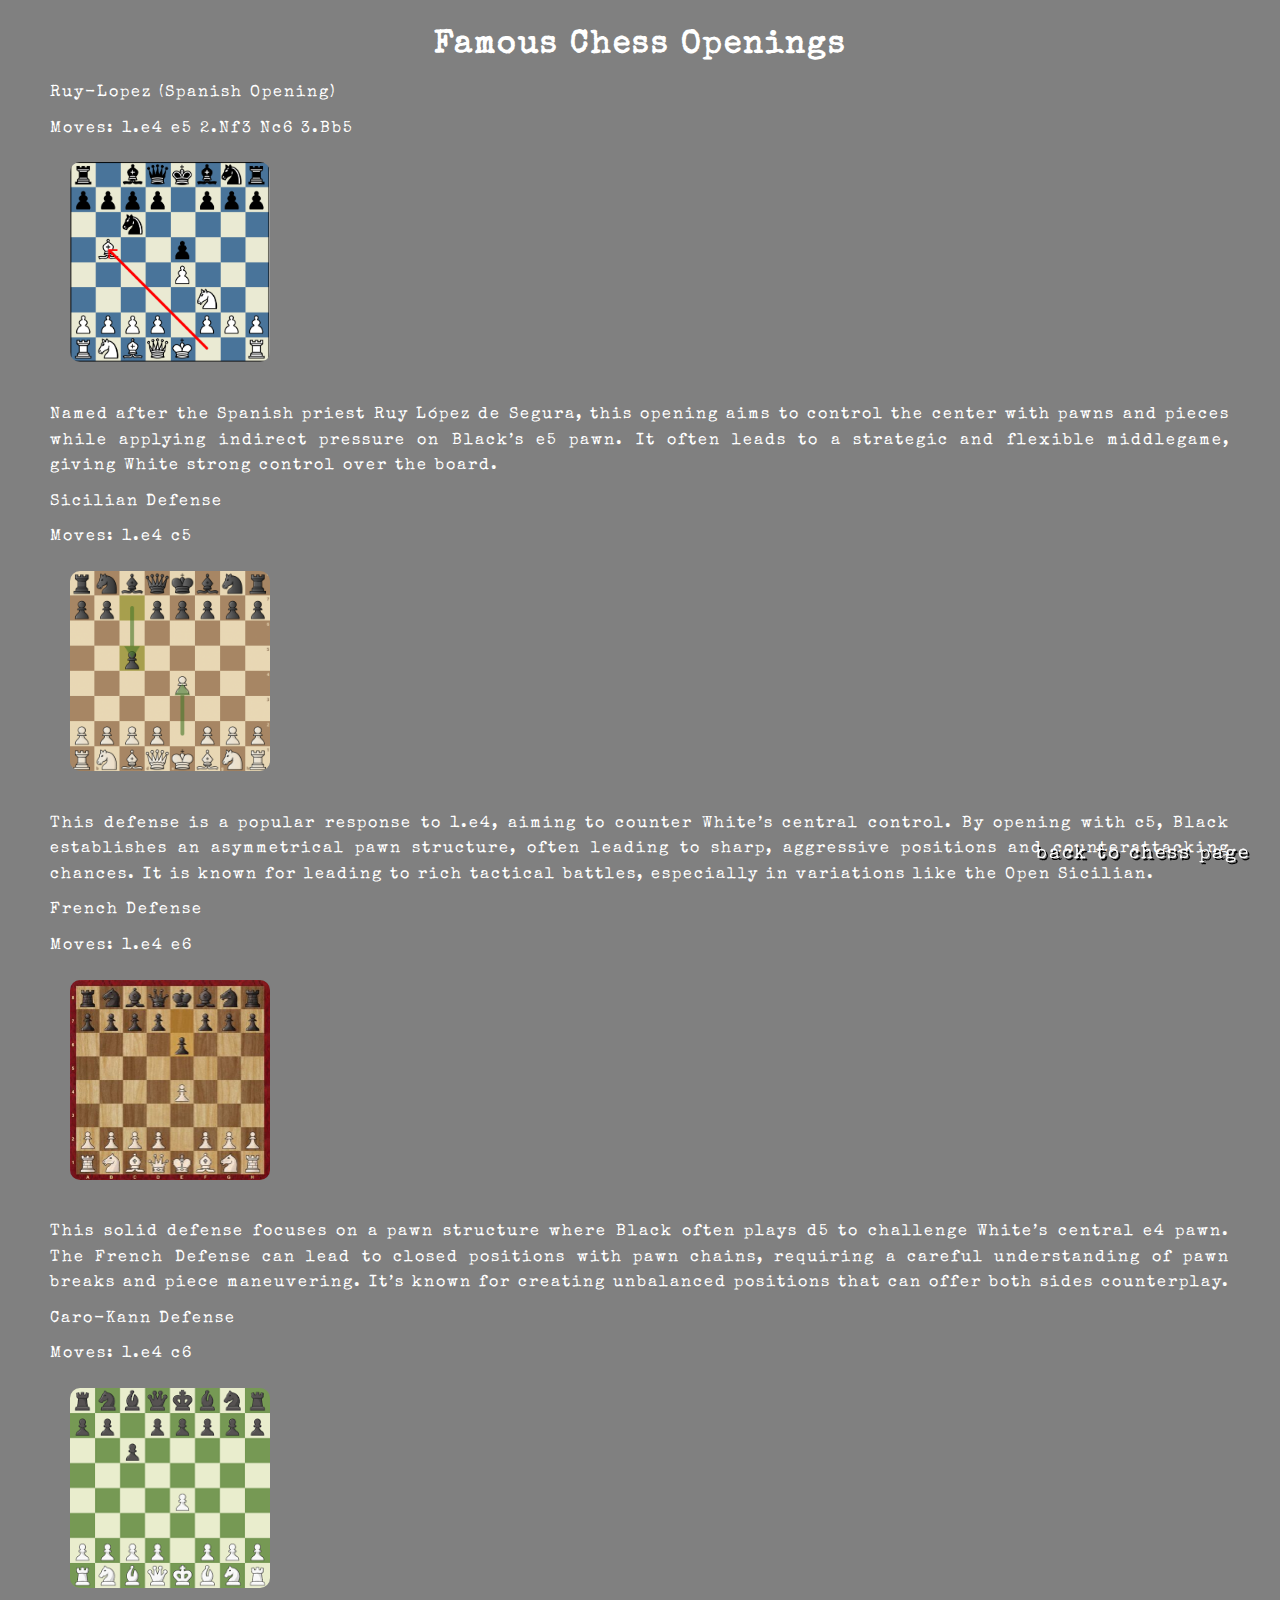
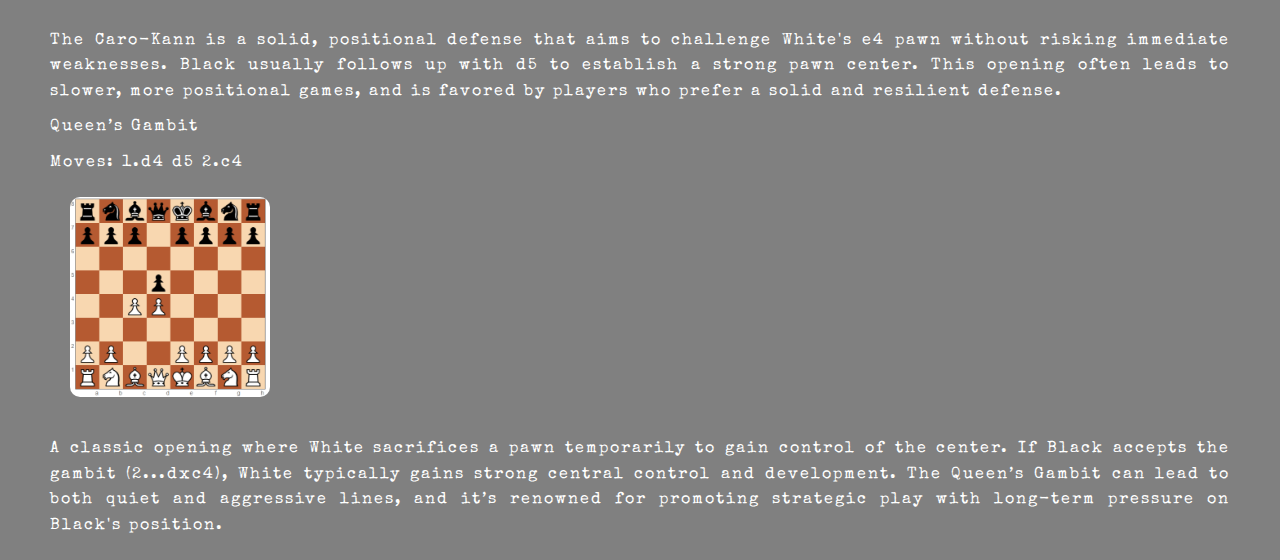
<file: chess-opening.html>
<!DOCTYPE html>
<html lang="en">
  <head>
    <!--google font-->
    <link rel="preconnect" href="https://fonts.googleapis.com" />
    <link rel="preconnect" href="https://fonts.gstatic.com" crossorigin />
    <link
      href="https://fonts.googleapis.com/css2?family=Special+Elite&display=swap"
      rel="stylesheet"
    />
    <meta charset="UTF-8" />
    <meta name="viewport" content="width=device-width, initial-scale=1.0" />
    <title>Famous Chess Openings</title>
    <link rel="stylesheet" href="style.css" />
    <style>
      * {
        font-family: "Special Elite", system-ui;
        margin: 10px;
      }
      .wrapper {
        display: flex;
        flex-direction: column;
        gap: 20px;
      }
      .section {
        display: flex;
        gap: 20px;
        align-items: flex-start;
      }
      .section img {
        max-width: 200px;
        border-radius: 10px;
      }
      .section .content {
        flex: 1;
      }
      .section h2 {
        margin-bottom: 10px;
        margin: 20px;
      }
      .section p {
        text-align: justify;
        margin: 20px;
      }
      h1 {
        text-align: center;
      }
      h2 {
        font-family: "Special Elite", system-ui;
      }
      p .upper {
        margin: 20px;
        right: 10px;
        margin: 20px;
      }
      body {
        background-color: grey;
        color: #fff;
        line-height: 1.6;
        letter-spacing: 2px;
      }
      .title {
        text-shadow: 1px 1px black;
      }
      .margin-20 {
        margin: 20px;
      }
      .text-center {
        text-align: center;
      }
      .justify {
        text-align: justify;
      }
      .back-link {
        position: fixed;
        bottom: 20px; /* Position it 20px from the bottom */
        right: 20px; /* Position it 20px from the right */
        font-size: 1.2rem; /* Adjust font size as needed */
        text-decoration: none;
        color: white;
        text-shadow: 2px 2px black;
      }
      .quote {
        font-size: 1.2rem;
        line-height: 1.6;
        margin: 25px 0; /* Increased margin for more spacing */
        padding: 20px; /* Increased padding for a more spacious feel */
      }
      .quote p {
        margin: 0;
      }
      .image-container img {
        width: 200px; /* Fixed width */
        height: 200px; /* Fixed height */
        object-fit: cover;
        border-radius: 10px;
        margin-top: 10px;
      }
    </style>
  </head>
  <body>
    <div class="container">
      <h1>Famous Chess Openings</h1>

      <div class="opening">
        <div class="opening-title">Ruy-Lopez (Spanish Opening)</div>
        <p class="moves">Moves: 1.e4 e5 2.Nf3 Nc6 3.Bb5</p>
        <div class="image-container">
          <img src="images/ruy-lopez.png" alt="Ruy-Lopez Opening" />
        </div>
        <p class="explanation">
          Named after the Spanish priest Ruy López de Segura, this opening aims
          to control the center with pawns and pieces while applying indirect
          pressure on Black’s e5 pawn. It often leads to a strategic and
          flexible middlegame, giving White strong control over the board.
        </p>
      </div>

      <div class="opening">
        <div class="opening-title">Sicilian Defense</div>
        <p class="moves">Moves: 1.e4 c5</p>
        <div class="image-container">
          <img src="images/sicilian-defense.png" alt="Sicilian Defense" />
        </div>
        <p class="explanation">
          This defense is a popular response to 1.e4, aiming to counter White’s
          central control. By opening with c5, Black establishes an asymmetrical
          pawn structure, often leading to sharp, aggressive positions and
          counterattacking chances. It is known for leading to rich tactical
          battles, especially in variations like the Open Sicilian.
        </p>
      </div>

      <div class="opening">
        <div class="opening-title">French Defense</div>
        <p class="moves">Moves: 1.e4 e6</p>
        <div class="image-container">
          <img src="images/prancis.jpg" alt="French Defense" />
        </div>
        <p class="explanation">
          This solid defense focuses on a pawn structure where Black often plays
          d5 to challenge White’s central e4 pawn. The French Defense can lead
          to closed positions with pawn chains, requiring a careful
          understanding of pawn breaks and piece maneuvering. It’s known for
          creating unbalanced positions that can offer both sides counterplay.
        </p>
      </div>

      <div class="opening">
        <div class="opening-title">Caro-Kann Defense</div>
        <p class="moves">Moves: 1.e4 c6</p>
        <div class="image-container">
          <img src="images/caro-kann.png" alt="Caro-Kann Defense" />
        </div>
        <p class="explanation">
          The Caro-Kann is a solid, positional defense that aims to challenge
          White's e4 pawn without risking immediate weaknesses. Black usually
          follows up with d5 to establish a strong pawn center. This opening
          often leads to slower, more positional games, and is favored by
          players who prefer a solid and resilient defense.
        </p>
      </div>

      <div class="opening">
        <div class="opening-title">Queen’s Gambit</div>
        <p class="moves">Moves: 1.d4 d5 2.c4</p>
        <div class="image-container">
          <img src="images/queens-gambit.png" alt="Queen's Gambit" />
        </div>
        <p class="explanation">
          A classic opening where White sacrifices a pawn temporarily to gain
          control of the center. If Black accepts the gambit (2...dxc4), White
          typically gains strong central control and development. The Queen’s
          Gambit can lead to both quiet and aggressive lines, and it’s renowned
          for promoting strategic play with long-term pressure on Black's
          position.
        </p>
      </div>
    </div>
    <a class="back-link elite" href="chess.html">back to chess page</a>
  </body>
</html>
</file>
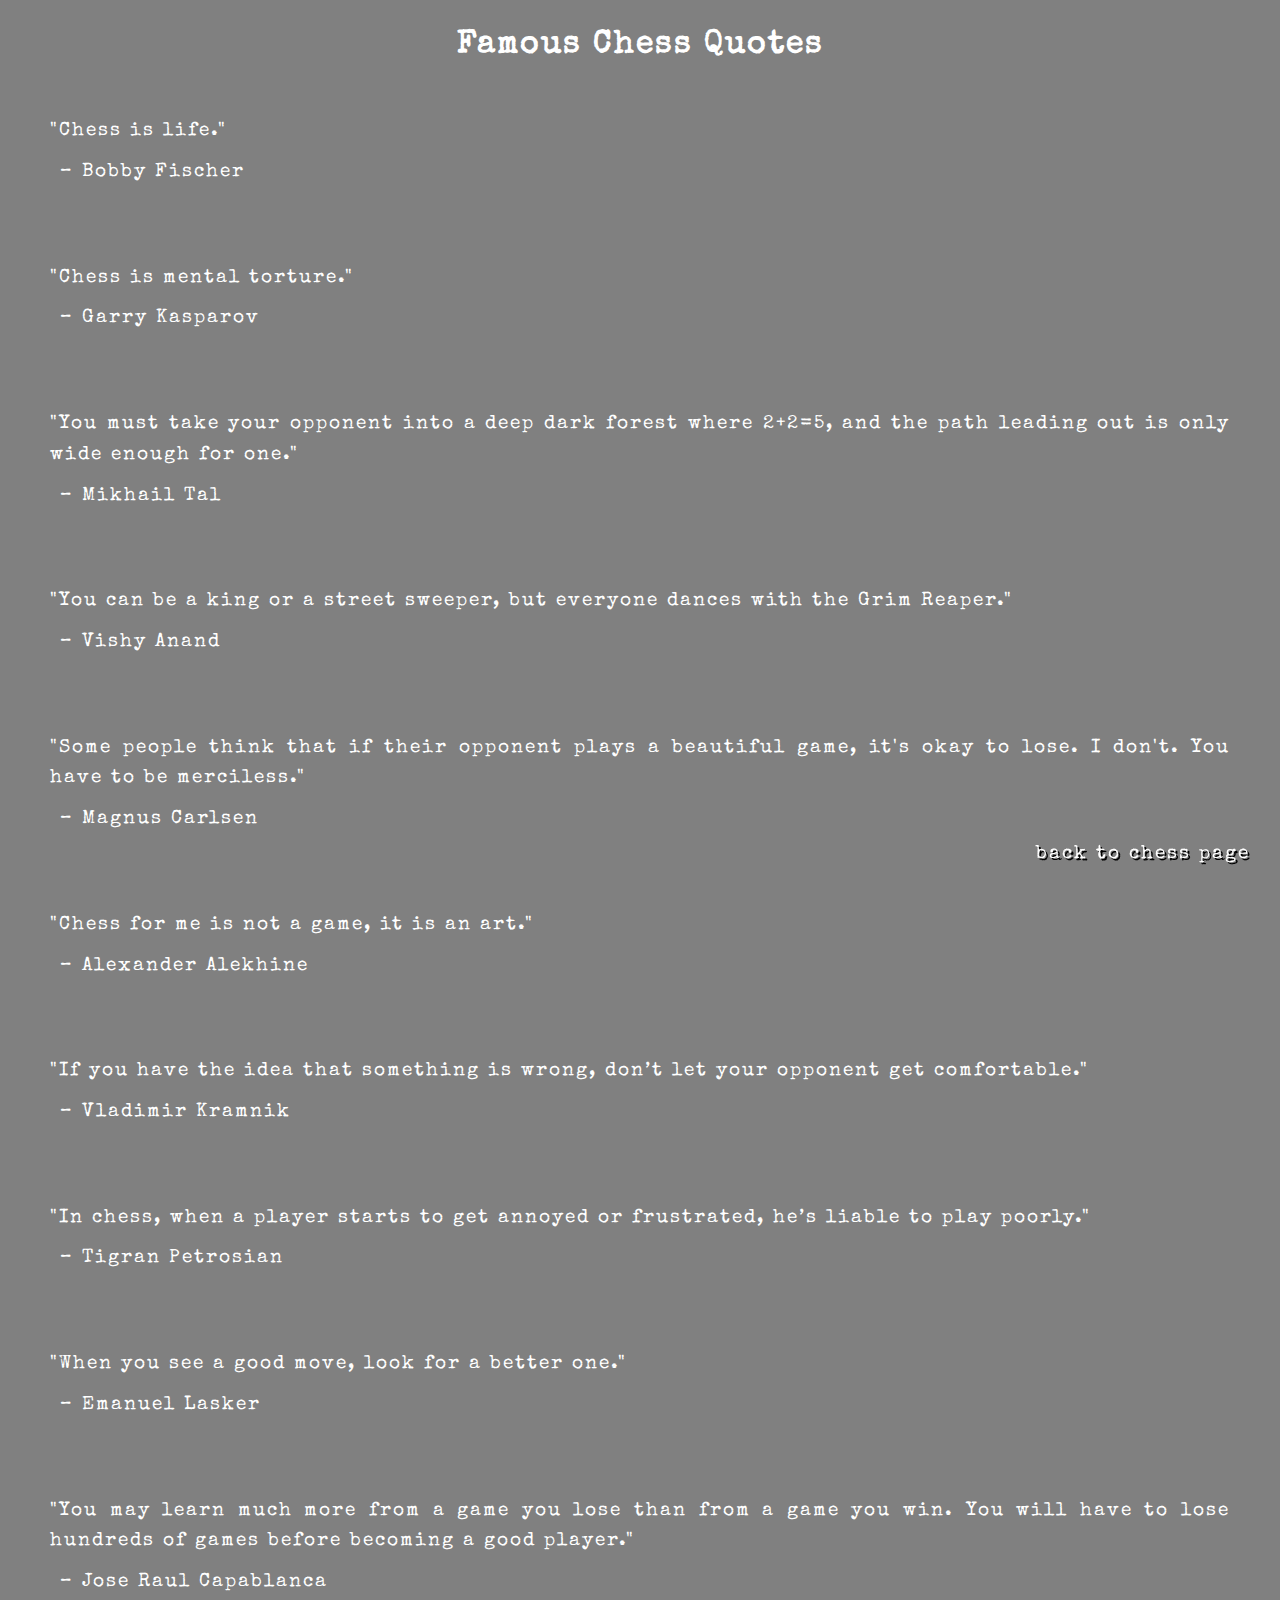
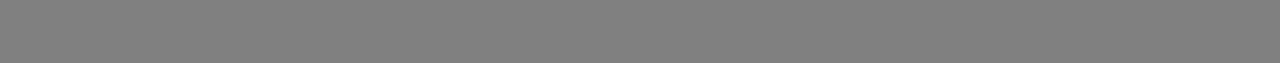
<file: chess-quote.html>
<!DOCTYPE html>
<html lang="en">
  <head>
    <!--google font-->
    <link rel="preconnect" href="https://fonts.googleapis.com" />
    <link rel="preconnect" href="https://fonts.gstatic.com" crossorigin />
    <link
      href="https://fonts.googleapis.com/css2?family=Special+Elite&display=swap"
      rel="stylesheet"
    />
    <meta charset="UTF-8" />
    <meta name="viewport" content="width=device-width, initial-scale=1.0" />
    <title>Famous Chess Quotes</title>
    <link rel="stylesheet" href="style.css" />
    <style>
        *{
            font-family: "Special Elite", system-ui;
            margin: 10px;
        }
      .wrapper {
        display: flex;
        flex-direction: column;
        gap: 20px;
      }
      .section {
        display: flex;
        gap: 20px;
        align-items: flex-start;
      }
      .section img {
        max-width: 200px;
        border-radius: 10px;
      }
      .section .content {
        flex: 1;
      }
      .section h2 {
        margin-bottom: 10px;
        margin: 20px;
      }
      .section p {
        text-align: justify;
        margin: 20px;
      }
      h1 {
        text-align: center;
      }
      h2 {
        font-family: "Special Elite", system-ui;
      }
      p .upper {
        margin: 20px;
        right: 10px;
        margin: 20px;
      }
      body {
        background-color: grey;
        color: #fff;
        line-height: 1.6;
        letter-spacing: 2px;
      }
      .title {
        text-shadow: 1px 1px black;
      }
      .margin-20 {
        margin: 20px;
      }
      .text-center {
        text-align: center;
      }
      .justify {
        text-align: justify;
      }
      .back-link {
        position: fixed;
        bottom: 20px; /* Position it 20px from the bottom */
        right: 20px; /* Position it 20px from the right */
        font-size: 1.2rem; /* Adjust font size as needed */
        text-decoration: none;
        color: white;
        text-shadow: 2px 2px black;
      }
      .quote {
      font-size: 1.2rem;
      line-height: 1.6;
      margin: 25px 0; /* Increased margin for more spacing */
      padding: 20px; /* Increased padding for a more spacious feel */
      
    }
    .quote p {
      margin: 0;
    }
    </style>
  </head>
  <body>
    <div class="container">
      <h1>Famous Chess Quotes</h1>

      <div class="quote">
        <p>"Chess is life."</p>
        <div class="author">– Bobby Fischer</div>
      </div>

      <div class="quote">
        <p>"Chess is mental torture."</p>
        <div class="author">– Garry Kasparov</div>
      </div>

      <div class="quote">
        <p>
          "You must take your opponent into a deep dark forest where 2+2=5, and
          the path leading out is only wide enough for one."
        </p>
        <div class="author">– Mikhail Tal</div>
      </div>

      <div class="quote">
        <p>
          "You can be a king or a street sweeper, but everyone dances with the
          Grim Reaper."
        </p>
        <div class="author">– Vishy Anand</div>
      </div>

      <div class="quote">
        <p>
          "Some people think that if their opponent plays a beautiful game, it's
          okay to lose. I don't. You have to be merciless."
        </p>
        <div class="author">– Magnus Carlsen</div>
      </div>

      <div class="quote">
        <p>"Chess for me is not a game, it is an art."</p>
        <div class="author">– Alexander Alekhine</div>
      </div>

      <div class="quote">
        <p>
          "If you have the idea that something is wrong, don’t let your opponent
          get comfortable."
        </p>
        <div class="author">– Vladimir Kramnik</div>
      </div>

      <div class="quote">
        <p>
          "In chess, when a player starts to get annoyed or frustrated, he’s
          liable to play poorly."
        </p>
        <div class="author">– Tigran Petrosian</div>
      </div>

      <div class="quote">
        <p>"When you see a good move, look for a better one."</p>
        <div class="author">– Emanuel Lasker</div>
      </div>

      <div class="quote">
        <p>
          "You may learn much more from a game you lose than from a game you
          win. You will have to lose hundreds of games before becoming a good
          player."
        </p>
        <div class="author">– Jose Raul Capablanca</div>
      </div>
    </div>
    <a class="back-link elite" href="chess.html">back to chess page</a>
  </body>
</html>
</file>
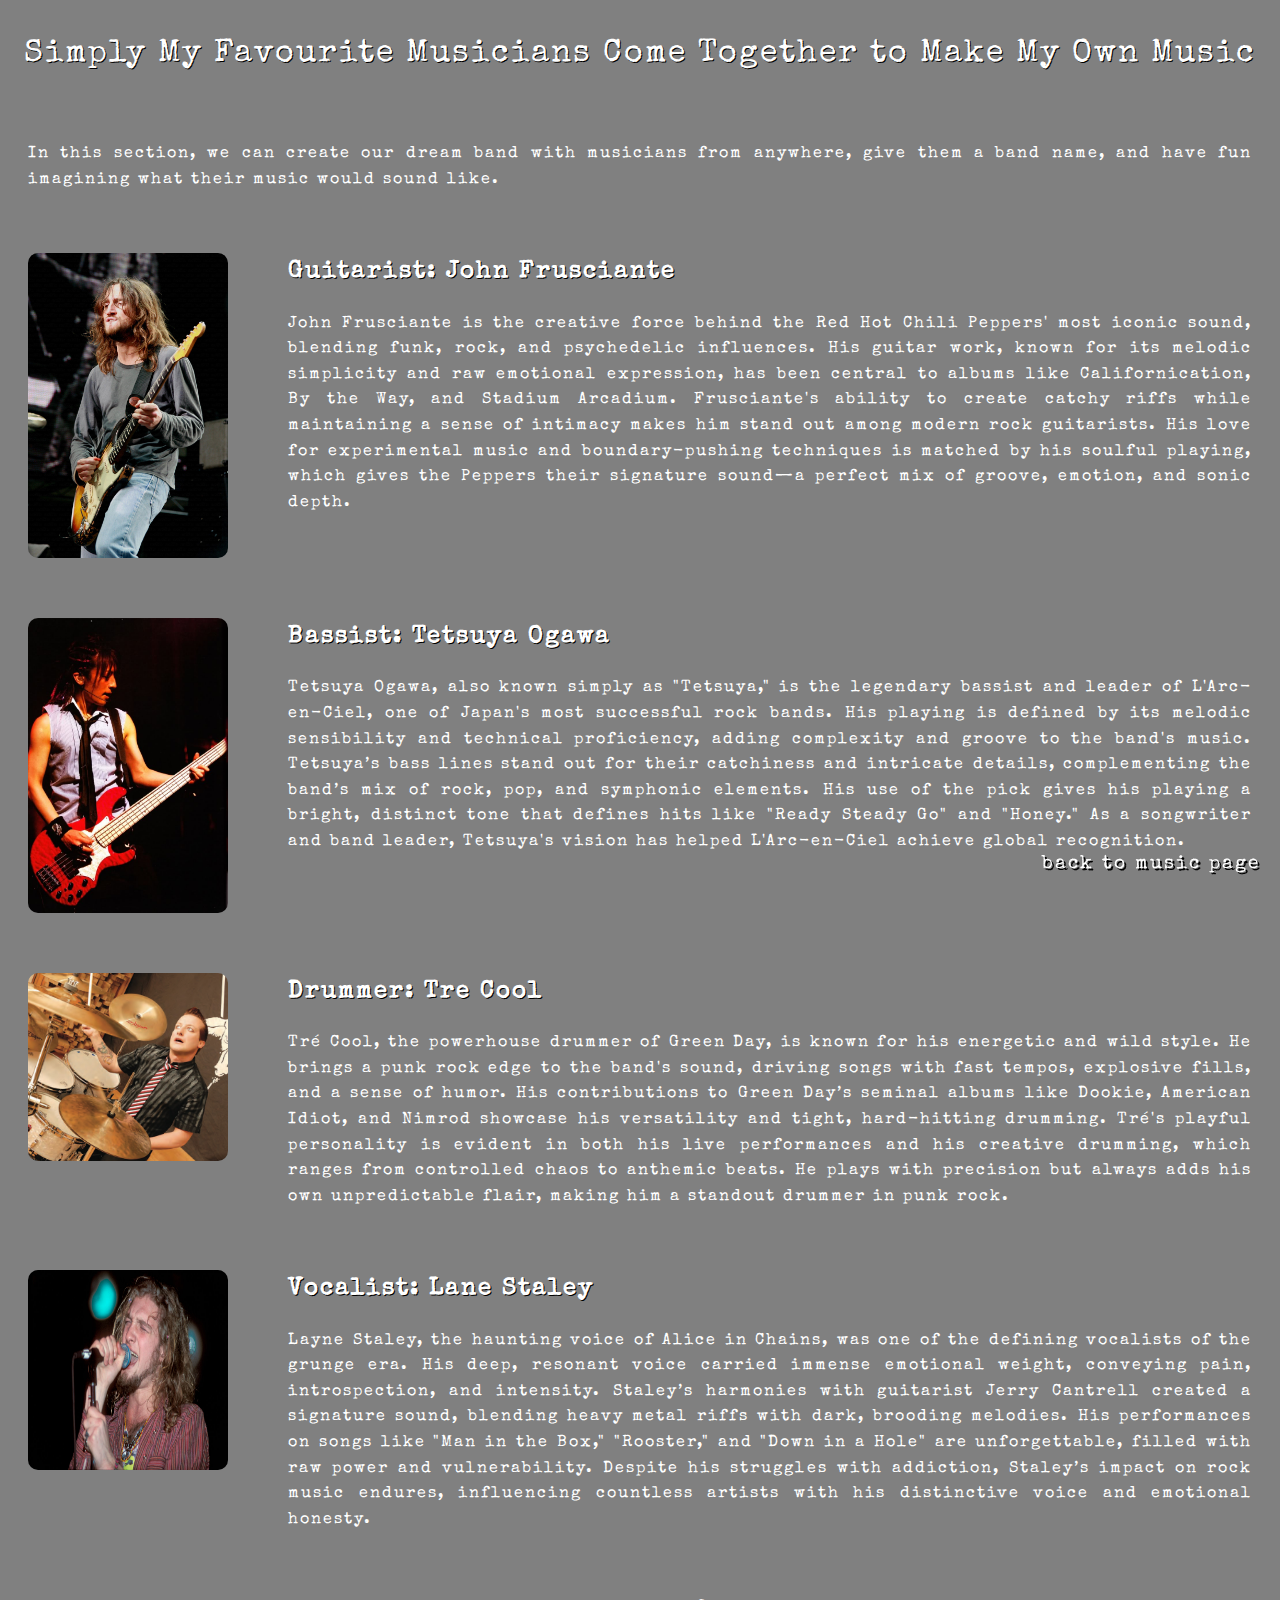
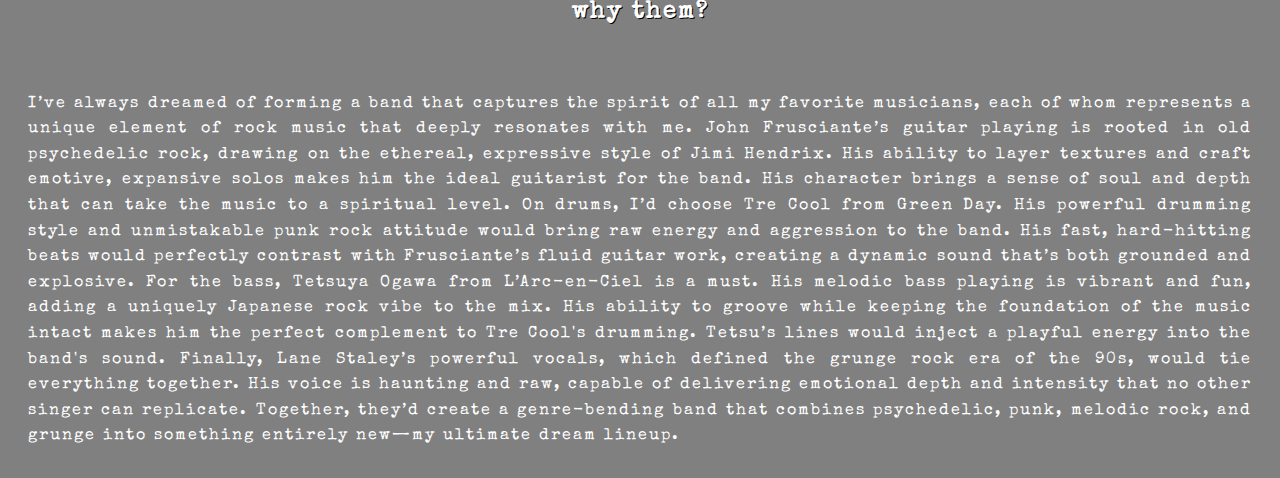
<file: fantasi.html>
<!DOCTYPE html>
<html lang="en">
  <head>
    <!--google font-->
    <link rel="preconnect" href="https://fonts.googleapis.com" />
    <link rel="preconnect" href="https://fonts.gstatic.com" crossorigin />
    <link
      href="https://fonts.googleapis.com/css2?family=Special+Elite&display=swap"
      rel="stylesheet"
    />
    <meta charset="UTF-8" />
    <meta name="viewport" content="width=device-width, initial-scale=1.0" />
    <title>My Favourite Musicians</title>
    <link rel="stylesheet" href="style.css" />
    <style>
      .wrapper {
        display: flex;
        flex-direction: column;
        gap: 20px;
      }
      .section {
        display: flex;
        gap: 20px;
        align-items: flex-start;
      }
      .section img {
        max-width: 200px;
        border-radius: 10px;
      }
      .section .content {
        flex: 1;
      }
      .section h2 {
        margin-bottom: 10px;
        margin: 20px;
      }
      .section p {
        text-align: justify;
        margin: 20px;
      }
      h1 {
        text-align: center;
      }
      h2 {
        font-family: "Special Elite", system-ui;
      }
      p .upper {
        margin: 20px;
        right: 10px;
        margin: 20px;
      }
      body {
        background-color: grey;
        color: #fff;
        line-height: 1.6;
        letter-spacing: 2px;
      }
      .title {
        text-shadow: 1px 1px black;
      }
      .margin-20 {
        margin: 20px;
      }
      .text-center {
        text-align: center;
      }
      .justify{
        text-align: justify;
      }
      .back-link {
        position: fixed;
        bottom: 20px; /* Position it 20px from the bottom */
        right: 20px; /* Position it 20px from the right */
        font-size: 1.2rem; /* Adjust font size as needed */
        text-decoration: none;
        color: white;
        text-shadow: 2px 2px black;
      }
    </style>
  </head>
  <body>
    <div class="wrapper">
      <h1 class="elite title">
        Simply My Favourite Musicians Come Together to Make My Own Music
      </h1>
      <p class="elite upper margin-20 justify">
        In this section, we can create our dream band with musicians from
        anywhere, give them a band name, and have fun imagining what their music
        would sound like.
      </p>
      <!-- Guitarist Section -->
      <div class="section">
        <img src="images/frusci.jpg" alt="John Frusciante" />
        <div class="content">
          <h2 class="title">Guitarist: John Frusciante</h2>
          <p class="elite">
            John Frusciante is the creative force behind the Red Hot Chili
            Peppers' most iconic sound, blending funk, rock, and psychedelic
            influences. His guitar work, known for its melodic simplicity and
            raw emotional expression, has been central to albums like
            Californication, By the Way, and Stadium Arcadium. Frusciante's
            ability to create catchy riffs while maintaining a sense of intimacy
            makes him stand out among modern rock guitarists. His love for
            experimental music and boundary-pushing techniques is matched by his
            soulful playing, which gives the Peppers their signature sound—a
            perfect mix of groove, emotion, and sonic depth.
          </p>
        </div>
      </div>

      <!-- Bassist Section -->
      <div class="section">
        <img src="images/tetsu.jpg" alt="Tetsuya Ogawa" />
        <div class="content">
          <h2 class="title">Bassist: Tetsuya Ogawa</h2>
          <p class="elite">
            Tetsuya Ogawa, also known simply as "Tetsuya," is the legendary
            bassist and leader of L'Arc-en-Ciel, one of Japan's most successful
            rock bands. His playing is defined by its melodic sensibility and
            technical proficiency, adding complexity and groove to the band's
            music. Tetsuya’s bass lines stand out for their catchiness and
            intricate details, complementing the band’s mix of rock, pop, and
            symphonic elements. His use of the pick gives his playing a bright,
            distinct tone that defines hits like "Ready Steady Go" and "Honey."
            As a songwriter and band leader, Tetsuya's vision has helped
            L'Arc-en-Ciel achieve global recognition.
          </p>
        </div>
      </div>

      <!-- Drummer Section -->
      <div class="section">
        <img src="images/tre.jpg" alt="Tre Cool" />
        <div class="content">
          <h2 class="title">Drummer: Tre Cool</h2>
          <p class="elite">
            Tré Cool, the powerhouse drummer of Green Day, is known for his
            energetic and wild style. He brings a punk rock edge to the band's
            sound, driving songs with fast tempos, explosive fills, and a sense
            of humor. His contributions to Green Day’s seminal albums like
            Dookie, American Idiot, and Nimrod showcase his versatility and
            tight, hard-hitting drumming. Tré's playful personality is evident
            in both his live performances and his creative drumming, which
            ranges from controlled chaos to anthemic beats. He plays with
            precision but always adds his own unpredictable flair, making him a
            standout drummer in punk rock.
          </p>
        </div>
      </div>

      <!-- Vocalist Section -->
      <div class="section">
        <img src="images/lane.jpg" alt="Lane Staley" style="height: 200px; width: 300px;"/>
        <div class="content">
          <h2 class="title">Vocalist: Lane Staley</h2>
          <p class="elite">
            Layne Staley, the haunting voice of Alice in Chains, was one of the
            defining vocalists of the grunge era. His deep, resonant voice
            carried immense emotional weight, conveying pain, introspection, and
            intensity. Staley’s harmonies with guitarist Jerry Cantrell created
            a signature sound, blending heavy metal riffs with dark, brooding
            melodies. His performances on songs like "Man in the Box,"
            "Rooster," and "Down in a Hole" are unforgettable, filled with raw
            power and vulnerability. Despite his struggles with addiction,
            Staley’s impact on rock music endures, influencing countless artists
            with his distinctive voice and emotional honesty.
          </p>
        </div>
      </div>
      <h2 class="text-center title">why them?</h2>
      <p class="elite margin-20">
        I’ve always dreamed of forming a band that captures the spirit of all my
        favorite musicians, each of whom represents a unique element of rock
        music that deeply resonates with me. John Frusciante’s guitar playing is
        rooted in old psychedelic rock, drawing on the ethereal, expressive
        style of Jimi Hendrix. His ability to layer textures and craft emotive,
        expansive solos makes him the ideal guitarist for the band. His
        character brings a sense of soul and depth that can take the music to a
        spiritual level. On drums, I’d choose Tre Cool from Green Day. His
        powerful drumming style and unmistakable punk rock attitude would bring
        raw energy and aggression to the band. His fast, hard-hitting beats
        would perfectly contrast with Frusciante’s fluid guitar work, creating a
        dynamic sound that’s both grounded and explosive. For the bass, Tetsuya
        Ogawa from L’Arc-en-Ciel is a must. His melodic bass playing is vibrant
        and fun, adding a uniquely Japanese rock vibe to the mix. His ability to
        groove while keeping the foundation of the music intact makes him the
        perfect complement to Tre Cool's drumming. Tetsu’s lines would inject a
        playful energy into the band's sound. Finally, Lane Staley’s powerful
        vocals, which defined the grunge rock era of the 90s, would tie
        everything together. His voice is haunting and raw, capable of
        delivering emotional depth and intensity that no other singer can
        replicate. Together, they’d create a genre-bending band that combines
        psychedelic, punk, melodic rock, and grunge into something entirely
        new—my ultimate dream lineup.
      </p>
    </div>
    <a class="back-link elite" href="music.html">back to music page</a>
  </body>
</html>
</file>
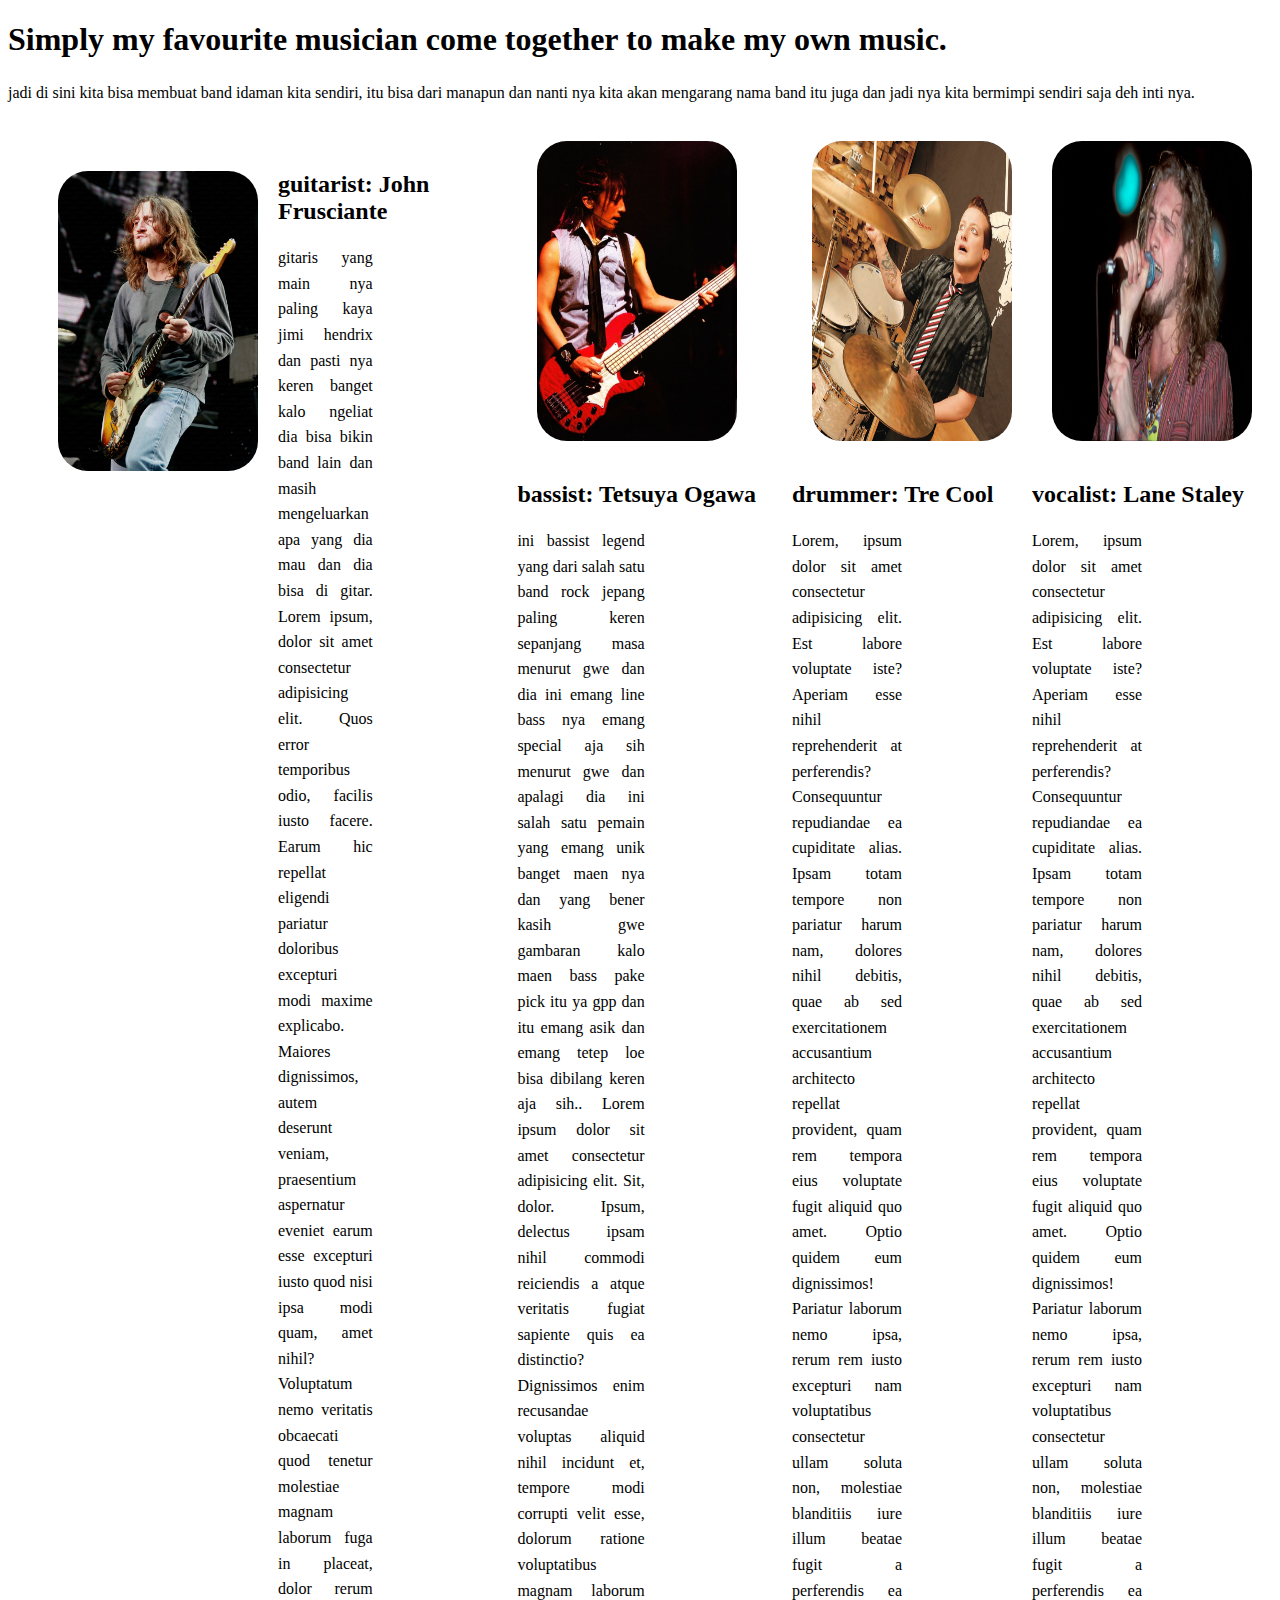
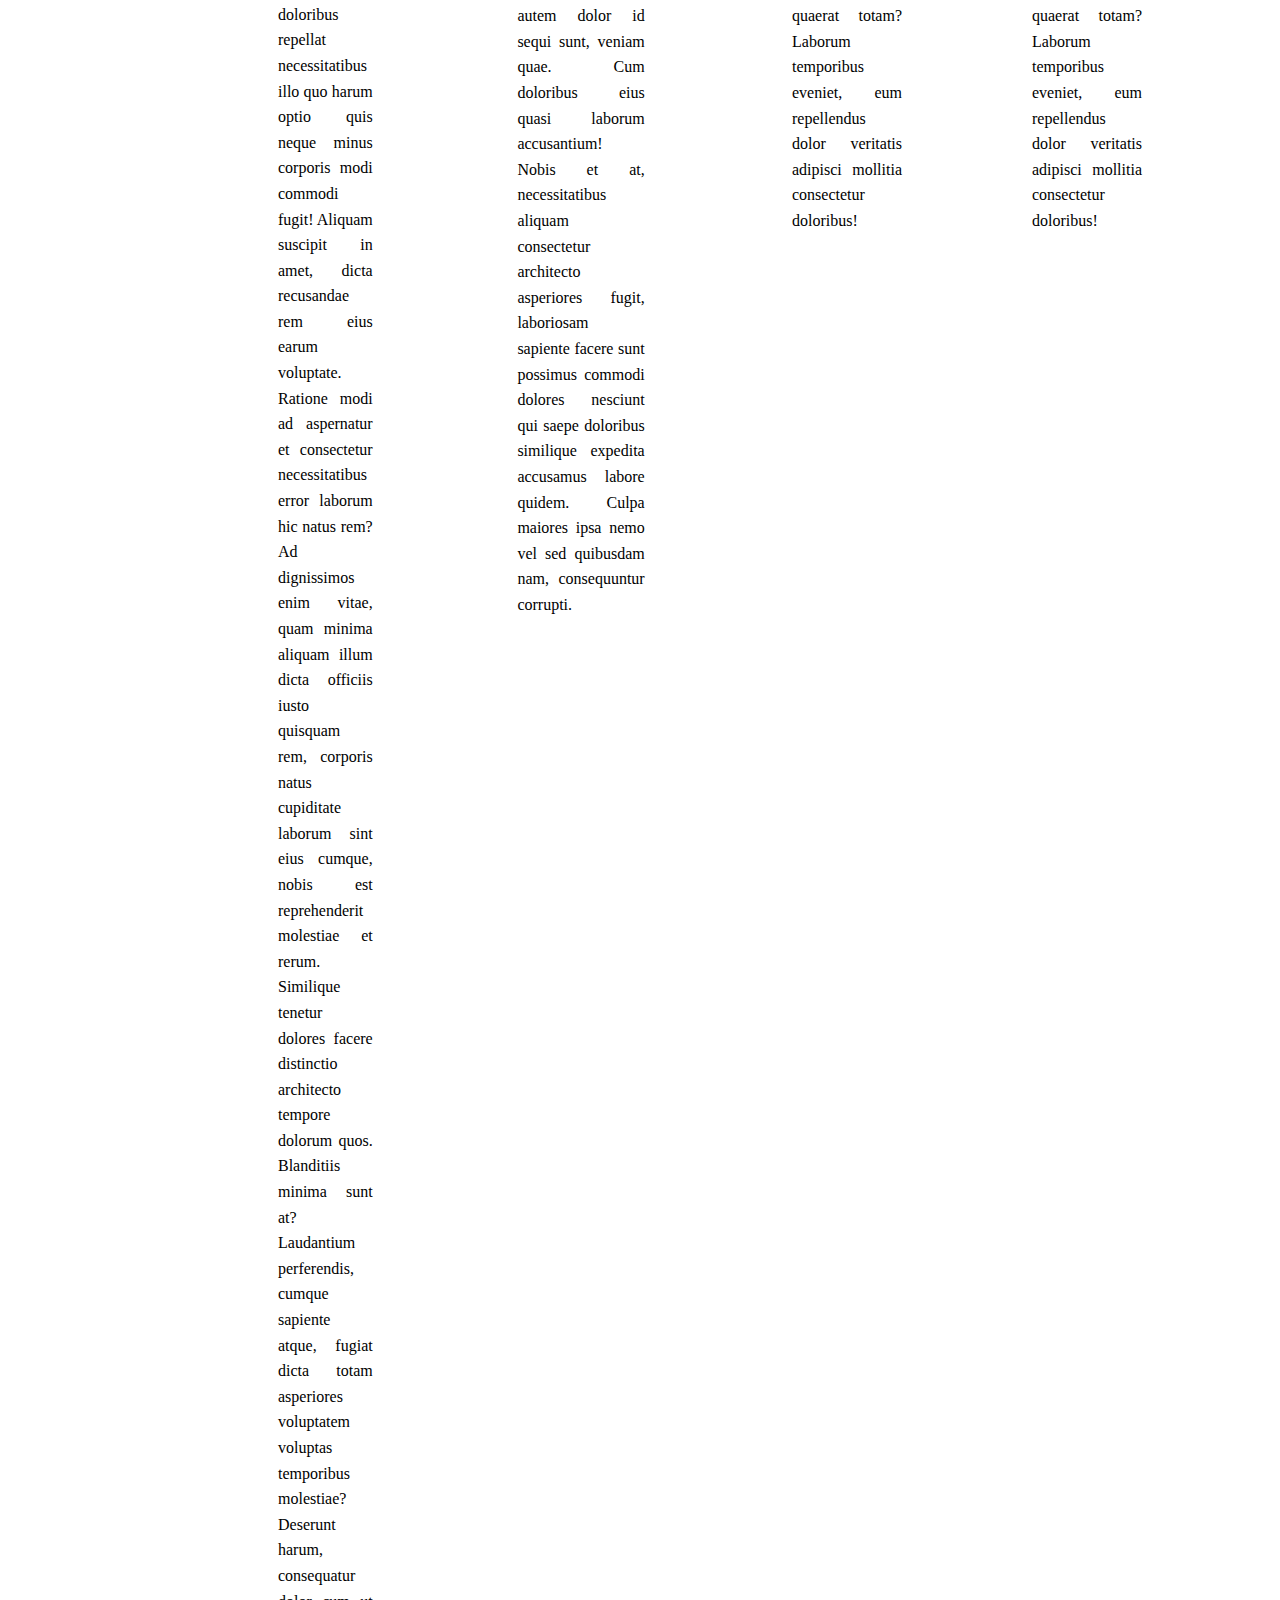
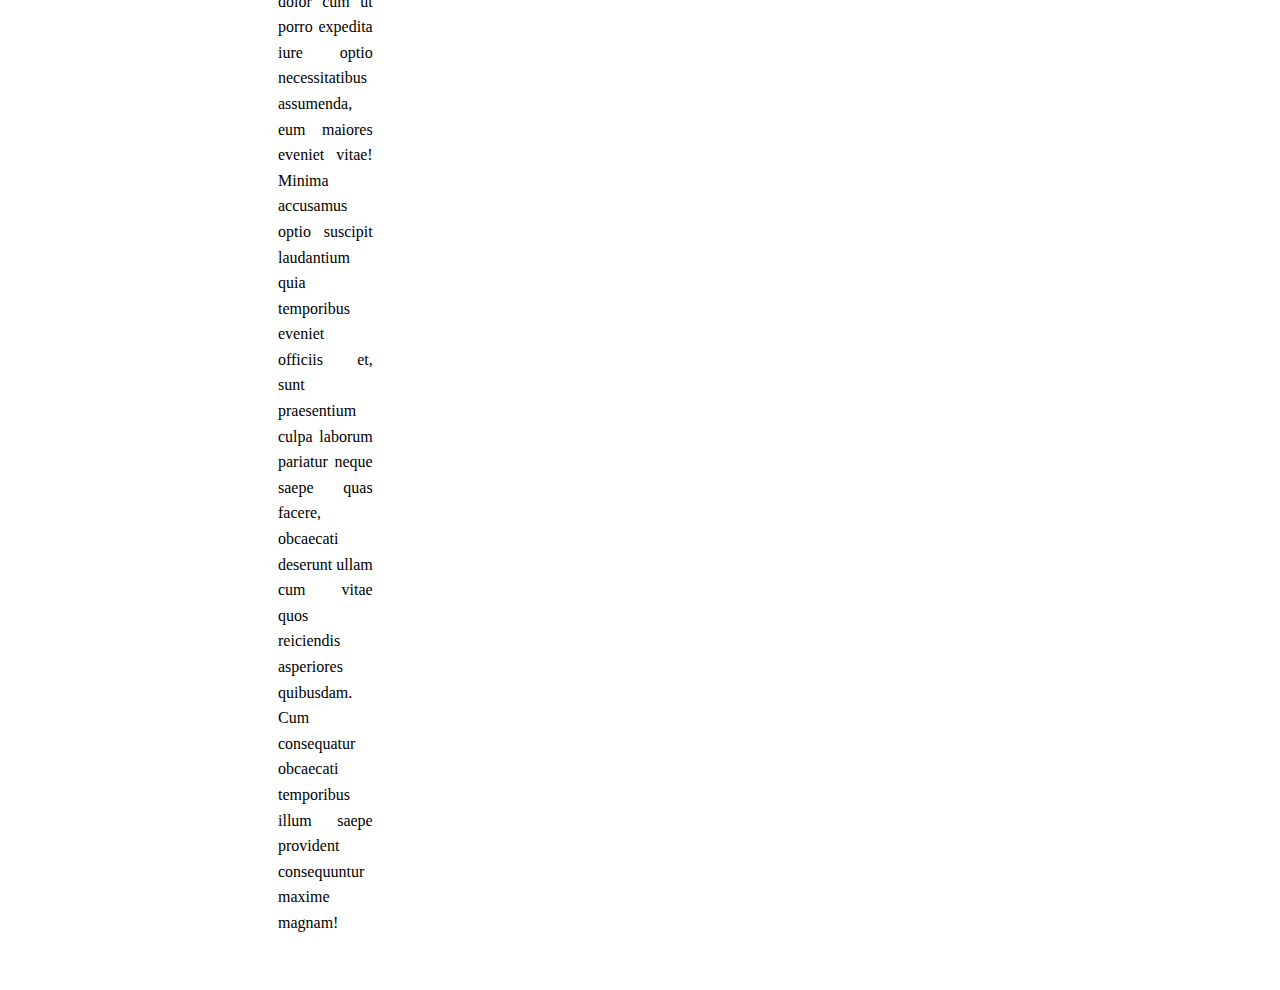
<file: fantasy-band.html>
<!DOCTYPE html>
<html lang="en">
  <head>
    <meta charset="UTF-8" />
    <meta name="viewport" content="width=device-width, initial-scale=1.0" />
    <title>Document</title>
    <link rel="stylesheet" href="style.css" />
    <style>
        .split-text{
            display: grid;
            grid-template-columns: 1fr 1fr;
            gap: 20px;
        }
        .wrapper{
          display: flex;
          flex-direction: row;
        }
        .gambar{
          display: flex;
          flex-direction: row;
        }
        
    </style>
  </head>
  <body>
    <h1>Simply my favourite musician come together to make my own music.</h1>
    <p>
      jadi di sini kita bisa membuat band idaman kita sendiri, itu bisa dari
      manapun dan nanti nya kita akan mengarang nama band itu juga dan jadi nya
      kita bermimpi sendiri saja deh inti nya.
    </p>
    <div class="wrapper">
      <div class="guitar">
        <div class="gambar">
          <img
            src="images/frusci.jpg"
            alt="gambar john frusciante"
            class="frusci"
          />
        </div>
  
        <div class="content-1">
          <h2>guitarist: John Frusciante</h2>
          <p class="split-text">
            gitaris yang main nya paling kaya jimi hendrix dan pasti nya keren
            banget kalo ngeliat dia bisa bikin band lain dan masih mengeluarkan
            apa yang dia mau dan dia bisa di gitar. Lorem ipsum, dolor sit amet consectetur adipisicing elit. Quos error temporibus odio, facilis iusto facere. Earum hic repellat eligendi pariatur doloribus excepturi modi maxime explicabo. Maiores dignissimos, autem deserunt veniam, praesentium aspernatur eveniet earum esse excepturi iusto quod nisi ipsa modi quam, amet nihil? Voluptatum nemo veritatis obcaecati quod tenetur molestiae magnam laborum fuga in placeat, dolor rerum doloribus repellat necessitatibus illo quo harum optio quis neque minus corporis modi commodi fugit! Aliquam suscipit in amet, dicta recusandae rem eius earum voluptate. Ratione modi ad aspernatur et consectetur necessitatibus error laborum hic natus rem? Ad dignissimos enim vitae, quam minima aliquam illum dicta officiis iusto quisquam rem, corporis natus cupiditate laborum sint eius cumque, nobis est reprehenderit molestiae et rerum. Similique tenetur dolores facere distinctio architecto tempore dolorum quos. Blanditiis minima sunt at? Laudantium perferendis, cumque sapiente atque, fugiat dicta totam asperiores voluptatem voluptas temporibus molestiae? Deserunt harum, consequatur dolor cum ut porro expedita iure optio necessitatibus assumenda, eum maiores eveniet vitae! Minima accusamus optio suscipit laudantium quia temporibus eveniet officiis et, sunt praesentium culpa laborum pariatur neque saepe quas facere, obcaecati deserunt ullam cum vitae quos reiciendis asperiores quibusdam. Cum consequatur obcaecati temporibus illum saepe provident consequuntur maxime magnam!
          </p>
        </div>
      </div>
  
      <div class="bass">
        <div class="gambar">
          <img src="images/tetsu.jpg" alt="gambar tetsuya ogawa" class="tetsu">
        </div>
        <div class="content-1">
          <h2>bassist: Tetsuya Ogawa</h2>
          <p class="split-text">ini bassist legend yang dari salah satu band rock jepang paling keren sepanjang masa menurut gwe dan dia ini emang line bass nya emang special aja sih menurut gwe dan apalagi dia ini salah satu pemain yang emang unik banget maen nya dan yang bener kasih gwe gambaran kalo maen bass pake pick itu ya gpp dan itu emang asik dan emang tetep loe bisa dibilang keren aja sih.. Lorem ipsum dolor sit amet consectetur adipisicing elit. Sit, dolor. Ipsum, delectus ipsam nihil commodi reiciendis a atque veritatis fugiat sapiente quis ea distinctio? Dignissimos enim recusandae voluptas aliquid nihil incidunt et, tempore modi corrupti velit esse, dolorum ratione voluptatibus magnam laborum autem dolor id sequi sunt, veniam quae. Cum doloribus eius quasi laborum accusantium! Nobis et at, necessitatibus aliquam consectetur architecto asperiores fugit, laboriosam sapiente facere sunt possimus commodi dolores nesciunt qui saepe doloribus similique expedita accusamus labore quidem. Culpa maiores ipsa nemo vel sed quibusdam nam, consequuntur corrupti.</p>
        </div>
      </div>
      <div class="drummer">
        <div class="gambar">
          <img src="images/tre.jpg" alt="gambar drummer nya greenday" class="tre">
        </div>
        <div class="content-1">
          <h2>drummer: Tre Cool</h2>
          <p class="split-text">Lorem, ipsum dolor sit amet consectetur adipisicing elit. Est labore voluptate iste? Aperiam esse nihil reprehenderit at perferendis? Consequuntur repudiandae ea cupiditate alias. Ipsam totam tempore non pariatur harum nam, dolores nihil debitis, quae ab sed exercitationem accusantium architecto repellat provident, quam rem tempora eius voluptate fugit aliquid quo amet. Optio quidem eum dignissimos! Pariatur laborum nemo ipsa, rerum rem iusto excepturi nam voluptatibus consectetur ullam soluta non, molestiae blanditiis iure illum beatae fugit a perferendis ea quaerat totam? Laborum temporibus eveniet, eum repellendus dolor veritatis adipisci mollitia consectetur doloribus!</p>
        </div>
      </div>
      <div class="vocalist">
        <div class="gambar">
          <img src="images/lane.jpg" alt="gambar vokalis" class="tre">
        </div>
        <div class="content-1">
          <h2>vocalist: Lane Staley</h2>
          <p class="split-text">Lorem, ipsum dolor sit amet consectetur adipisicing elit. Est labore voluptate iste? Aperiam esse nihil reprehenderit at perferendis? Consequuntur repudiandae ea cupiditate alias. Ipsam totam tempore non pariatur harum nam, dolores nihil debitis, quae ab sed exercitationem accusantium architecto repellat provident, quam rem tempora eius voluptate fugit aliquid quo amet. Optio quidem eum dignissimos! Pariatur laborum nemo ipsa, rerum rem iusto excepturi nam voluptatibus consectetur ullam soluta non, molestiae blanditiis iure illum beatae fugit a perferendis ea quaerat totam? Laborum temporibus eveniet, eum repellendus dolor veritatis adipisci mollitia consectetur doloribus!</p>
        </div>
      </div>
    </div>

    
  </div>

    </div>
   
  </body>
</html>
</file>
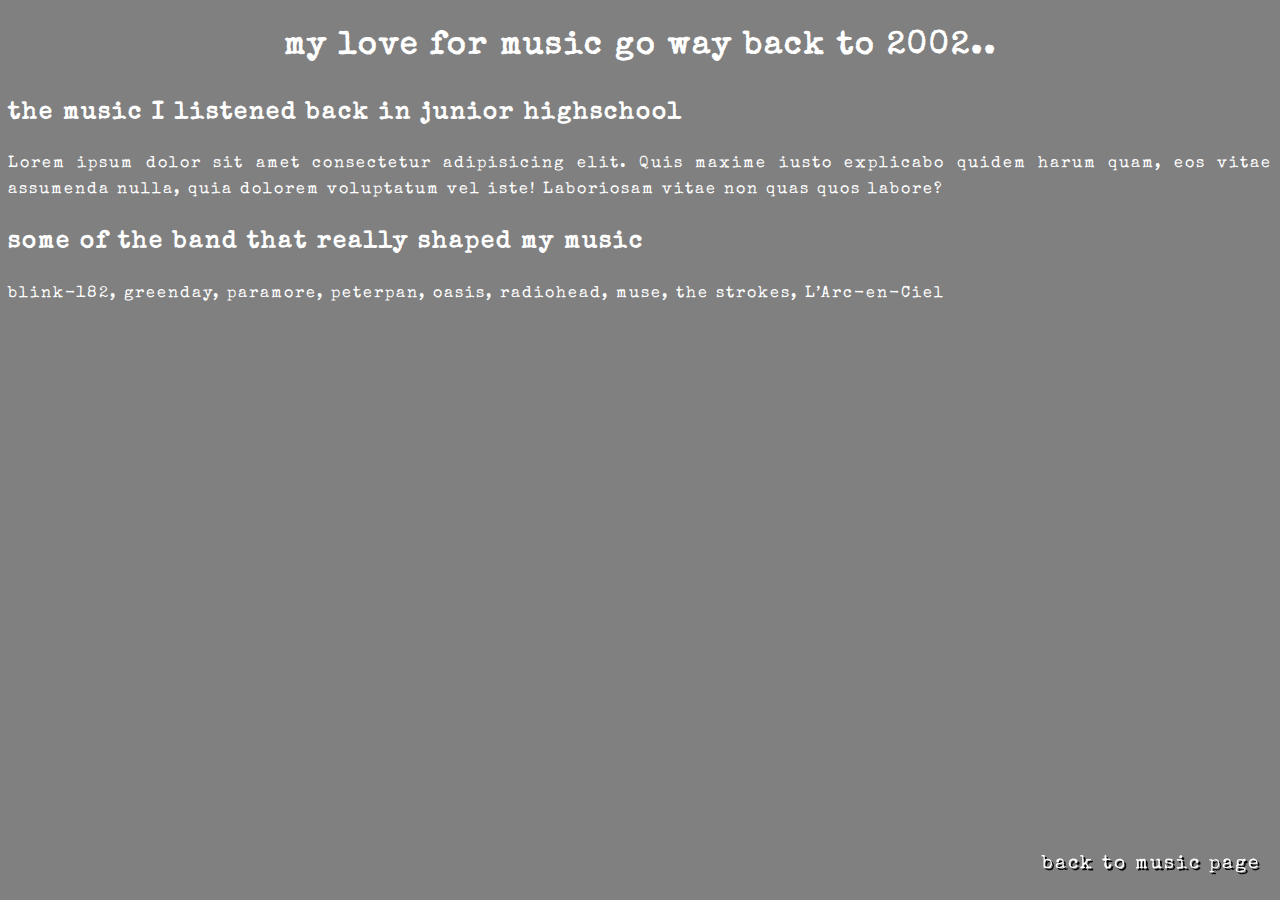
<file: music-love.html>
<!DOCTYPE html>
<html lang="en">
  <head>
    <!--google font-->
    <link rel="preconnect" href="https://fonts.googleapis.com" />
    <link rel="preconnect" href="https://fonts.gstatic.com" crossorigin />
    <link
      href="https://fonts.googleapis.com/css2?family=Special+Elite&display=swap"
      rel="stylesheet"
    />
    <meta charset="UTF-8" />
    <meta name="viewport" content="width=device-width, initial-scale=1.0" />
    <title>the love for music</title>
    <link rel="stylesheet" href="style.css" />
    <style>
      * {
        font-family: "Special Elite", system-ui;
      }
      .wrapper {
        display: flex;
        flex-direction: column;
        gap: 20px;
      }
      .section {
        display: flex;
        gap: 20px;
        align-items: flex-start;
      }
      .section img {
        max-width: 200px;
        border-radius: 10px;
      }
      .section .content {
        flex: 1;
      }
      .section h2 {
        margin-bottom: 10px;
        margin: 20px;
      }
      .section p {
        text-align: justify;
        margin: 20px;
      }
      h1 {
        text-align: center;
      }
      p .upper {
        margin: 20px;
        right: 10px;
        margin: 20px;
      }
      body {
        background-color: grey;
        color: #fff;
        line-height: 1.6;
        letter-spacing: 2px;
      }
      .title {
        text-shadow: 1px 1px black;
      }
      .margin-20 {
        margin: 20px;
      }
      .text-center {
        text-align: center;
      }
      .justify {
        text-align: justify;
      }
      .back-link {
        position: fixed;
        bottom: 20px; /* Position it 20px from the bottom */
        right: 20px; /* Position it 20px from the right */
        font-size: 1.2rem; /* Adjust font size as needed */
        text-decoration: none;
        color: white;
        text-shadow: 2px 2px black;
      }
    </style>
  </head>
  <body>
    <h1>my love for music go way back to 2002..</h1>
    <h2>the music I listened back in junior highschool</h2>
    <p>
      Lorem ipsum dolor sit amet consectetur adipisicing elit. Quis maxime iusto
      explicabo quidem harum quam, eos vitae assumenda nulla, quia dolorem
      voluptatum vel iste! Laboriosam vitae non quas quos labore?
    </p>
    <h2>some of the band that really shaped my music</h2>
    <p>blink-182, greenday, paramore, peterpan, oasis, radiohead, muse, the strokes, L’Arc-en-Ciel</p>
    <a class="back-link elite" href="music.html">back to music page</a>
  </body>
</html>
</file>
<file: style.css>
.elite {
    font-family: "Special Elite", system-ui;
    font-weight: 400;
    font-style: normal;
  }
  
  @media (max-width: 768px) {
    h1 {
      font-size: 4rem;
      letter-spacing: 5px;
    }
  
    nav ul {
      flex-direction: column;
      gap: 10px;
    }
  
    nav ul li {
      font-size: 1.2rem;
    }
  }
  
  @media (max-width: 480px) {
    body {
      padding: 20px;
      text-align: center;
    }
  
    h1 {
      font-size: 3rem;
      letter-spacing: 3px;
    }
  
    nav ul {
      flex-direction: column;
      gap: 5px;
    }
  
    nav ul li {
      font-size: 1rem;
    }
  }

.frusci, .tetsu, .tre{
    width: 200px;
    height: 300px;
    border-radius: 30px;
}

.guitar{
    display: flex;
    flex-direction: row;
    margin: 30px;
}
img{
    margin: 20px;
    right: 20px;
}
p{
    text-align: justify;
    line-height: 1.6;
}
</file>
